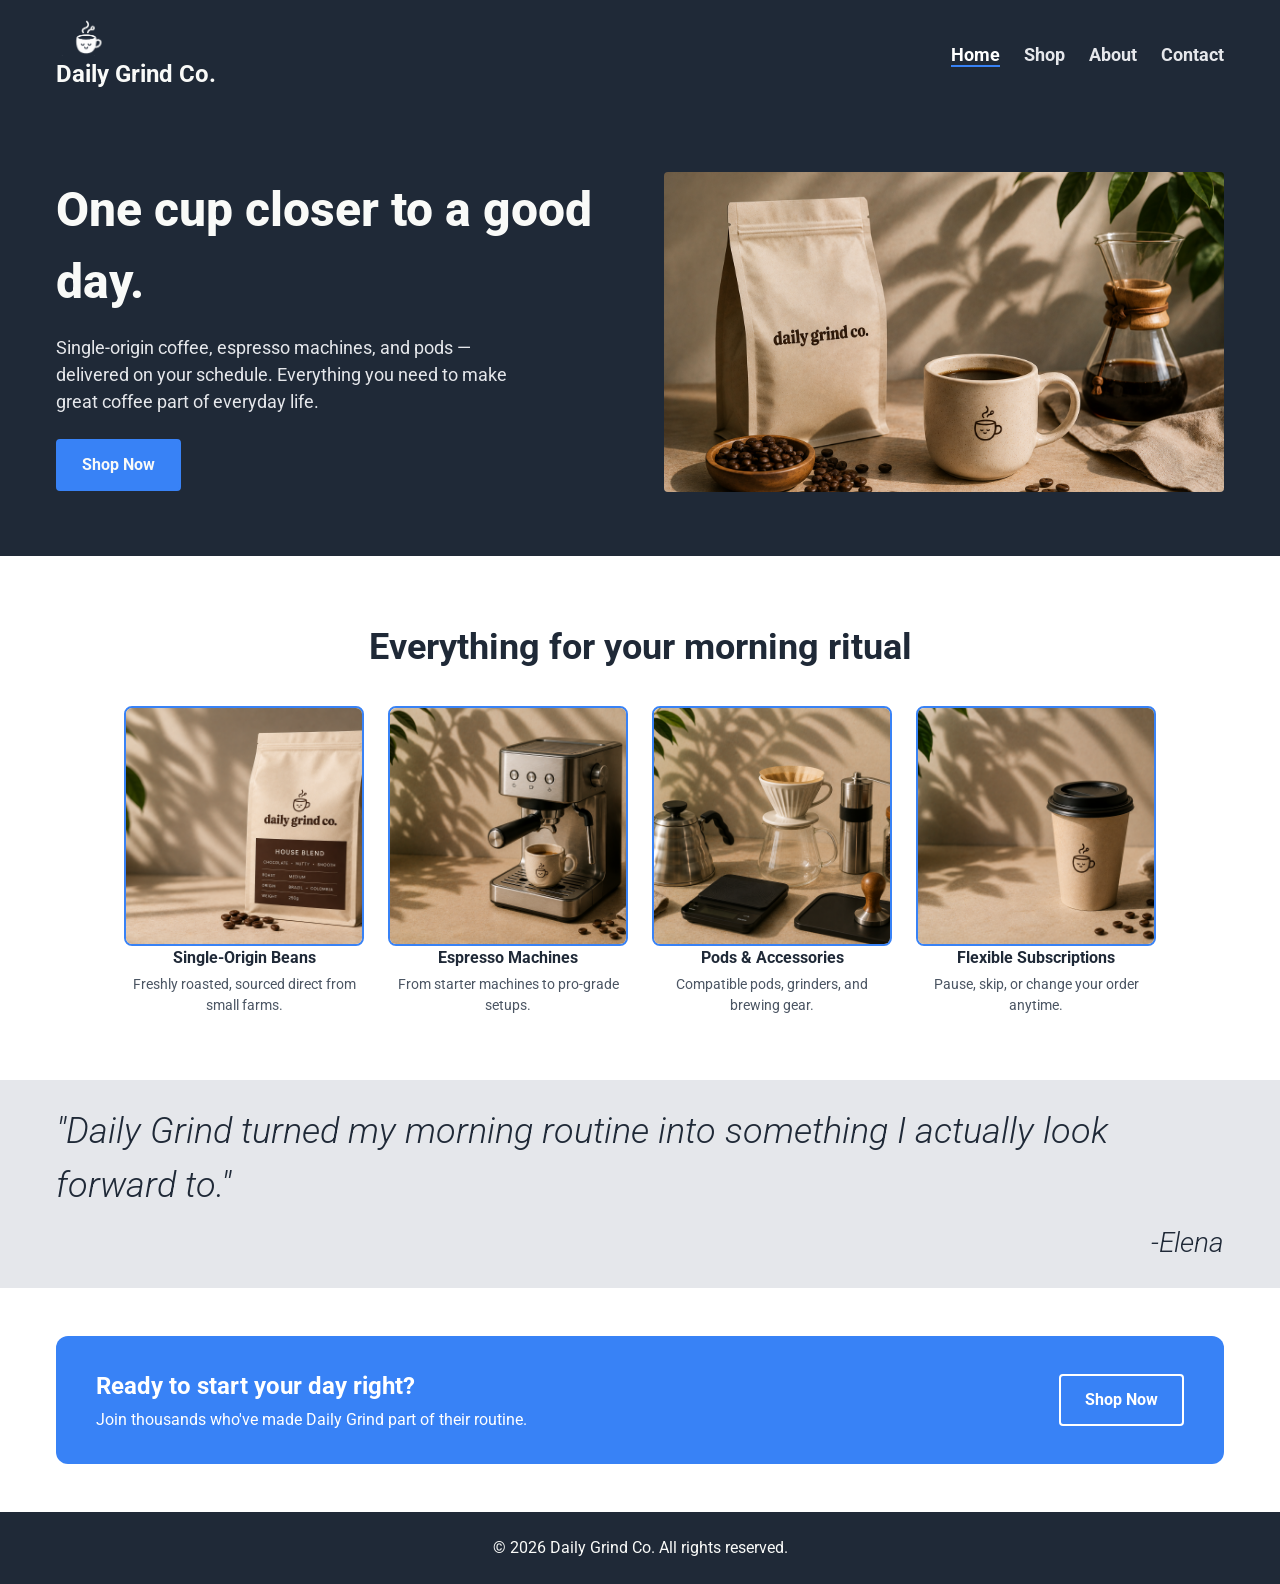
<file: index.html>
<!doctype html>
<html lang="en">
  <head>
    <meta charset="UTF-8" />
    <meta name="viewport" content="width=device-width, initial-scale=1.0" />
    <title>Daily Grind Co.</title>
    <link rel="stylesheet" href="css/style.css" />
  </head>

  <body>
    <!-- Header -->
    <header class="site-header">
      <div class="container">
        <a href="index.html">
          <picture>
            <source media="(max-width: 768px)" srcset="images/coffee-bag-logo.png"/>
            <source media="(min-width: 769px)" srcset="images/logo.png" />
            <img src="images/logo.png" alt="Daily Grind Co." class="logo-img" />
          </picture>
          <span class="logo-text">Daily Grind Co.</span>
        </a>

        <!-- Pure HTML/CSS Burger Toggle -->
        <input
          type="checkbox"
          id="nav-toggle"
          class="nav-toggle"
          aria-label="Toggle navigation menu"
        />
        <label for="nav-toggle" class="nav-toggle-label">
          <span></span>
        </label>

        <nav class="site-nav">
          <ul>
            <li><a href="index.html" class="active" aria-current="page">Home</a></li>
            <li><a href="shop.html">Shop</a></li>
            <li><a href="about.html">About</a></li>
            <li><a href="contact.html">Contact</a></li>
          </ul>
        </nav>
      </div>
    </header>

    <!-- Main Content -->
    <main class="site-main">
      <section class="hero">
        <div class="container hero-inner">
          <div class="hero-content">
            <h1>One cup closer to a good day.</h1>
            <p>
              Single-origin coffee, espresso machines, and pods — delivered on
              your schedule. Everything you need to make great coffee part of
              everyday life.
            </p>
            <a href="shop.html" class="btn">Shop Now</a>
          </div>
          <img
            src="images/banner.png"
            alt="A bag of Daily Grind Co. coffee beans beside a filled cup"
            class="hero-image"
          />
        </div>
      </section>

      <!-- Info / features -->
      <section class="info">
        <div class="container">
          <h2>Everything for your morning ritual</h2>
          <div class="info-cards">
            <article class="info-card">
              <img
                src="images/coffee-bag.png"
                alt="A bag of Daily Grind Co. single-origin coffee beans"
                class="info-card-box"
              />
              <h3>Single-Origin Beans</h3>
              <p>Freshly roasted, sourced direct from small farms.</p>
            </article>

            <article class="info-card">
              <img
                src="images/espresso-machine.png"
                alt="An espresso machine"
                class="info-card-box"
              />
              <h3>Espresso Machines</h3>
              <p>From starter machines to pro-grade setups.</p>
            </article>

            <article class="info-card">
              <img
                src="images/accessories.png"
                alt="Coffee accessories"
                class="info-card-box"
              />
              <h3>Pods &amp; Accessories</h3>
              <p>Compatible pods, grinders, and brewing gear.</p>
            </article>

            <article class="info-card">
              <img
                src="images/togocup.png"
                alt="Flexible subscription options"
                class="info-card-box"
              />
              <h3>Flexible Subscriptions</h3>
              <p>Pause, skip, or change your order anytime.</p>
            </article>
          </div>
        </div>
      </section>

      <!-- Quote / testimonial -->
      <section class="quote">
        <div class="container">
          <blockquote>
            "Daily Grind turned my morning routine into something I actually
            look forward to."
            <footer>-Elena</footer>
          </blockquote>
        </div>
      </section>

      <!-- Call to action banner -->
      <section class="cta">
        <div class="container">
          <div class="cta-box">
            <div class="cta-text">
              <h2>Ready to start your day right?</h2>
              <p>
                Join thousands who've made Daily Grind part of their routine.
              </p>
            </div>
            <a href="shop.html" class="btn">Shop Now</a>
          </div>
        </div>
      </section>
    </main>

    <!-- Footer -->
    <footer class="site-footer">
      <div class="container">
        <p>&copy; 2026 Daily Grind Co. All rights reserved.</p>
      </div>
    </footer>
  </body>
</html>
</file>
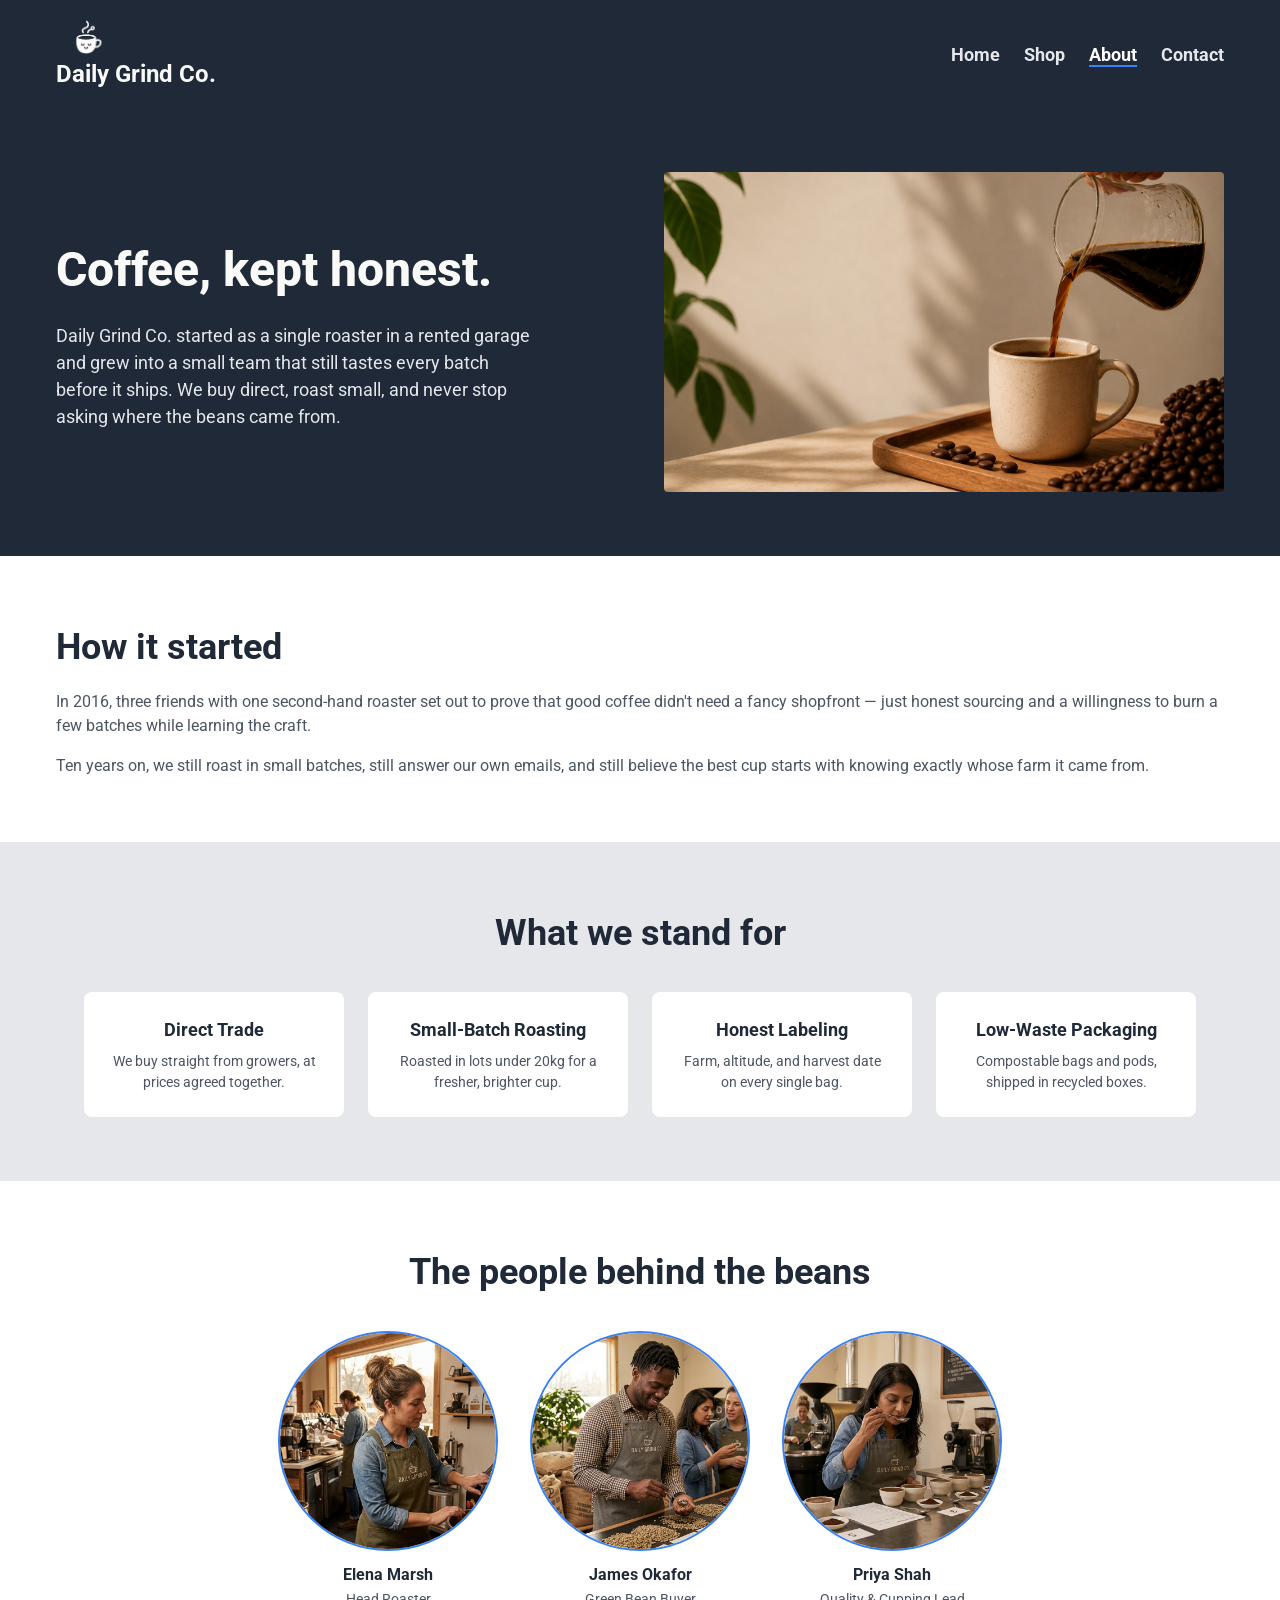
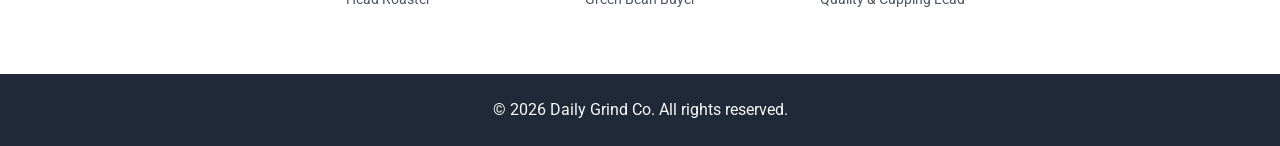
<file: about.html>
<!doctype html>
<html lang="en">

<head>
  <meta charset="UTF-8" />
  <meta name="viewport" content="width=device-width, initial-scale=1.0" />
  <title>Daily Grind Co.</title>
  <link rel="stylesheet" href="css/style.css" />
</head>

<body>
  <!-- Header -->
  <header class="site-header">
    <div class="container">
      <a href="index.html">
        <picture>
          <source media="(max-width: 768px)" srcset="images/coffee-bag-logo.png">
          <source media="(min-width: 769px)" srcset="images/logo.png">
          <img src="images/logo.png" alt="Daily Grind Co." class="logo-img" />
        </picture>
        <span class="logo-text">Daily Grind Co.</span>
      </a>

      <!-- Pure HTML/CSS Burger Toggle -->
      <input type="checkbox" id="nav-toggle" class="nav-toggle" aria-label="Toggle navigation menu">
      <label for="nav-toggle" class="nav-toggle-label">
        <span></span>
      </label>

      <nav class="site-nav">
        <ul>
          <li><a href="index.html">Home</a></li>
          <li><a href="shop.html">Shop</a></li>
          <li><a href="about.html" class="active" aria-current="page">About</a></li>
          <li><a href="contact.html">Contact</a></li>
        </ul>
      </nav>
    </div>
  </header>

  <!-- Main Content TBD -->

  <main class="site-main">
    <!-- About hero -->
    <section class="about-hero">
      <div class="container about-hero-inner">
        <div class="about-hero-content">
          <h1>Coffee, kept honest.</h1>
          <p>
            Daily Grind Co. started as a single roaster in a rented garage
            and grew into a small team that still tastes every batch before
            it ships. We buy direct, roast small, and never stop asking
            where the beans came from.
          </p>
        </div>
        <img src="images\coffee-pour.png" alt="A Daily Grind Co. roaster pouring fresh beans into a cooling tray"
          class="about-hero-image" />
      </div>
    </section>

    <!-- Story -->
    <section class="story">
      <div class="container story-inner">

        <div class="story-content">
          <h2>How it started</h2>
          <p>
            In 2016, three friends with one second-hand roaster set out to
            prove that good coffee didn't need a fancy shopfront — just
            honest sourcing and a willingness to burn a few batches while
            learning the craft.
          </p>
          <p>
            Ten years on, we still roast in small batches, still answer our
            own emails, and still believe the best cup starts with knowing
            exactly whose farm it came from.
          </p>
        </div>
      </div>
    </section>

    <!-- Values -->
    <section class="values">
      <div class="container">
        <h2>What we stand for</h2>
        <div class="values-cards">
          <div class="values-card">
            <h3>Direct Trade</h3>
            <p>We buy straight from growers, at prices agreed together.</p>
          </div>

          <div class="values-card">
            <h3>Small-Batch Roasting</h3>
            <p>Roasted in lots under 20kg for a fresher, brighter cup.</p>
          </div>

          <div class="values-card">
            <h3>Honest Labeling</h3>
            <p>Farm, altitude, and harvest date on every single bag.</p>
          </div>

          <div class="values-card">
            <h3>Low-Waste Packaging</h3>
            <p>Compostable bags and pods, shipped in recycled boxes.</p>
          </div>
        </div>
      </div>
    </section>

    <!-- Team -->
    <section class="team">
      <div class="container">
        <h2>The people behind the beans</h2>
        <div class="team-members">
          <div class="team-member">
            <img src="images/team-elena.jpg" alt="Elena, Head Roaster" class="team-photo" />

            <h3>Elena Marsh</h3>
            <p>Head Roaster</p>
          </div>

          <div class="team-member">
            <img src="images/team-james.jpg" alt="James, Green Bean Buyer" class="team-photo" />

            <h3>James Okafor</h3>
            <p>Green Bean Buyer</p>
          </div>

          <div class="team-member">
            <img src="images/team-priya.jpg" alt="Priya, Quality &amp; Cupping Lead" class="team-photo" />

            <h3>Priya Shah</h3>
            <p>Quality &amp; Cupping Lead</p>
          </div>
        </div>
      </div>
    </section>
  </main>

  <!-- Footer -->
  <footer class="site-footer">
    <div class="container">
      <p>&copy; 2026 Daily Grind Co. All rights reserved.</p>
    </div>
  </footer>
</body>

</html>
</file>
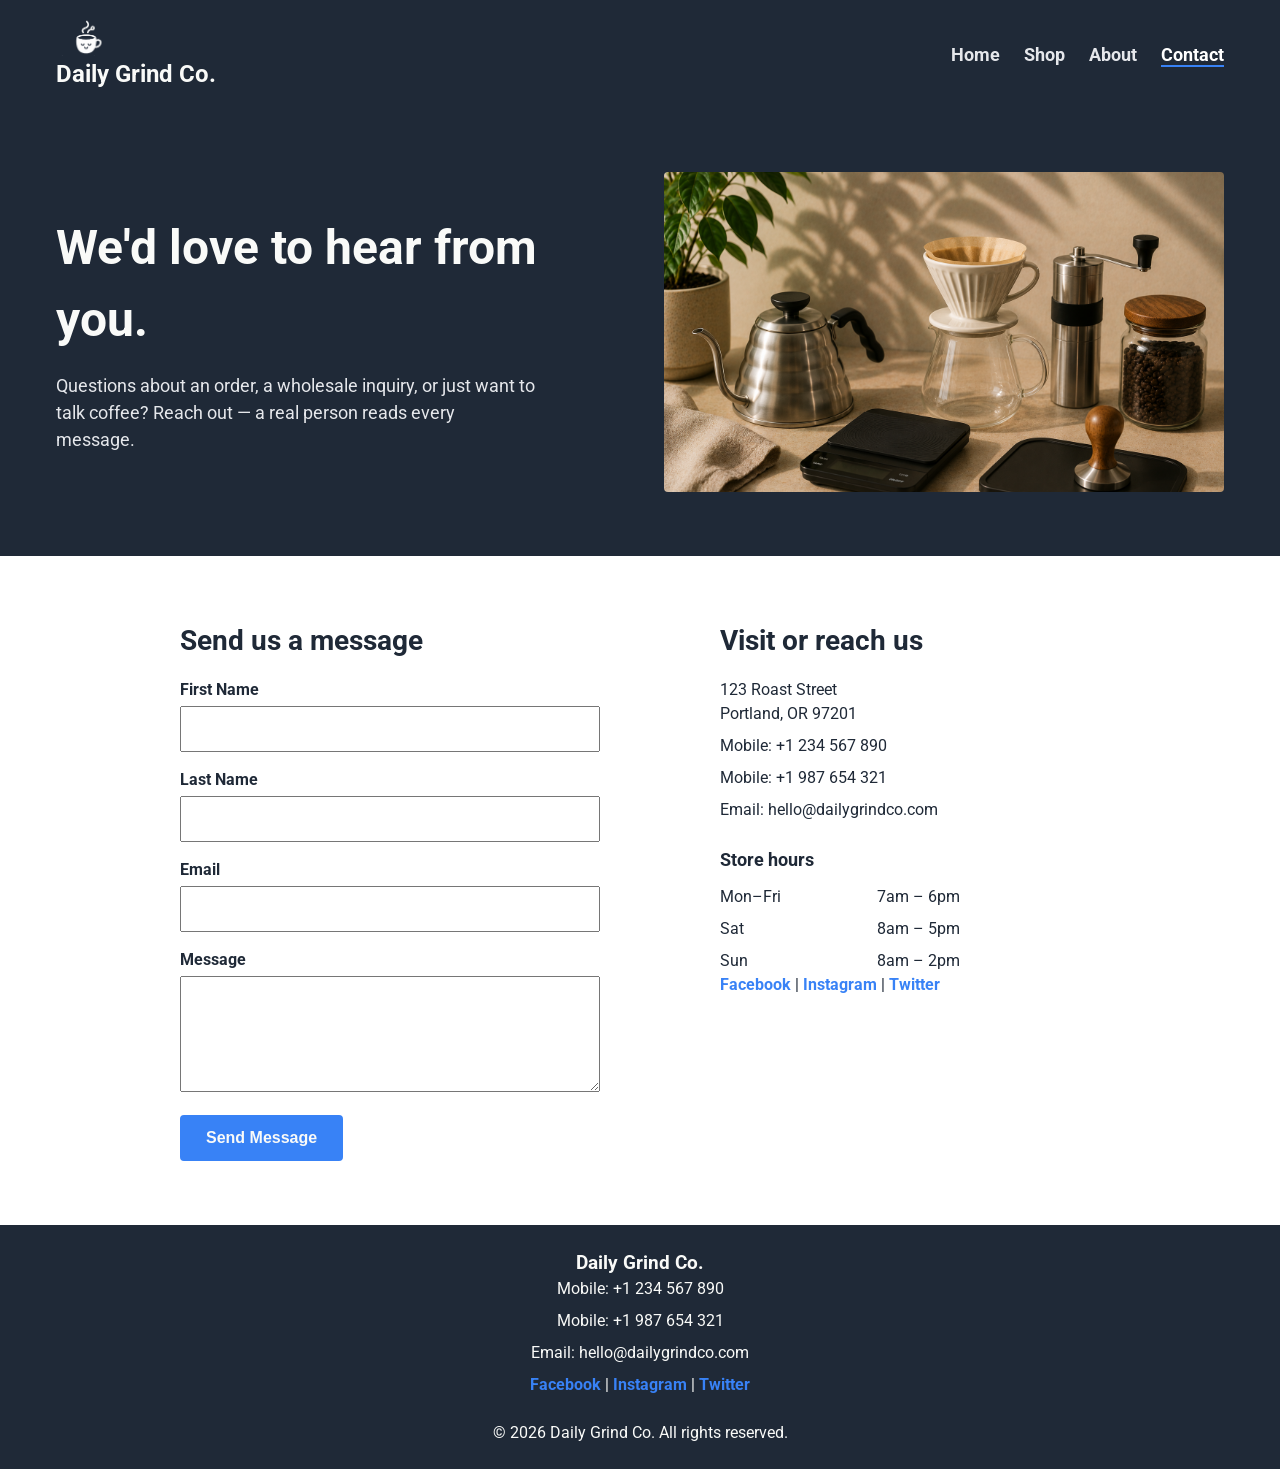
<file: contact.html>
<!doctype html>
<html lang="en">

<head>
  <meta charset="UTF-8" />
  <meta name="viewport" content="width=device-width, initial-scale=1.0" />
  <title>Daily Grind Co.</title>
  <link rel="stylesheet" href="css/style.css" />
</head>

<body>
  <!-- Header -->
  <header class="site-header">
    <div class="container">
      <a href="index.html">
        <picture>
          <source media="(max-width: 768px)" srcset="images/coffee-bag-logo.png">
          <source media="(min-width: 769px)" srcset="images/logo.png">
          <img src="images/logo.png" alt="Daily Grind Co." class="logo-img" />
        </picture>
        <span class="logo-text">Daily Grind Co.</span>
      </a>

      <!-- Pure HTML/CSS Burger Toggle -->
      <input type="checkbox" id="nav-toggle" class="nav-toggle" aria-label="Toggle navigation menu">
      <label for="nav-toggle" class="nav-toggle-label">
        <span></span>
      </label>

      <nav class="site-nav">
        <ul>
          <li><a href="index.html">Home</a></li>
          <li><a href="shop.html">Shop</a></li>
          <li><a href="about.html">About</a></li>
          <li><a href="contact.html" class="active" aria-current="page">Contact</a></li>
        </ul>
      </nav>
    </div>
  </header>

  <!-- Main Content TBD -->
  <main class="site-main">
    <section class="contact-hero">
      <div class="container contact-hero-inner">
        <div class="contact-hero-content">
          <h1>We'd love to hear from you.</h1>
          <p>Questions about an order, a wholesale inquiry, or just want to talk coffee? Reach out — a real person reads
            every message.</p>
        </div>
        <img src="images\accessories.png" alt="Daily Grind Co. different accessories and coffee products on a table"
          class="contact-hero-image" />
      </div>
    </section>
    <section class="contact">
      <div class="container contact-inner">
        <form action="#" method="post" class="contact-form">
          <h2>Send us a message</h2>

          <div class="form-field">
            <label for="first-name">First Name</label>
            <input type="text" id="first-name" name="first-name" required />
          </div>

          <div class="form-field">
            <label for="last-name">Last Name</label>
            <input type="text" id="last-name" name="last-name" required />
          </div>

          <div class="form-field">
            <label for="email">Email</label>
            <input type="email" id="email" name="email" required />
          </div>

          <div class="form-field">
            <label for="message">Message</label>
            <textarea id="message" name="message" rows="5" required></textarea>
          </div>

          <button type="submit" class="btn">Send Message</button>
        </form>

        <div class="contact-info">
          <h2>Visit or reach us</h2>
          <address class="contact-details">
            <p>123 Roast Street<br />Portland, OR 97201</p>
            <p>Mobile: <a href="tel:+1234567890">+1 234 567 890</a></p>
            <p>Mobile: <a href="tel:+1987654321">+1 987 654 321</a></p>
            <p>Email: <a href="mailto:hello@dailygrindco.com">hello@dailygrindco.com</a></p>
          </address>

          <h3>Store hours</h3>
          <ul class="hours-list">
            <li><span>Mon–Fri</span><span>7am – 6pm</span></li>
            <li><span>Sat</span><span>8am – 5pm</span></li>
            <li><span>Sun</span><span>8am – 2pm</span></li>
          </ul>

          <div class="social-links">
            <a href="https://www.facebook.com/dailygrindco" target="_blank" rel="noopener">Facebook</a> |
            <a href="https://www.instagram.com/dailygrindco" target="_blank" rel="noopener">Instagram</a> |
            <a href="https://www.twitter.com/dailygrindco" target="_blank" rel="noopener">Twitter</a>
          </div>
        </div>
      </div>
    </section>
  </main>
  <!-- Footer -->
  <footer class="site-footer">
    <div class="container">
      <address class="contact-details">
        <h3>Daily Grind Co.</h3>
        <p>Mobile: <a href="tel:+1234567890">+1 234 567 890</a></p>
        <p>Mobile: <a href="tel:+1987654321">+1 987 654 321</a></p>
        <p>
          Email:
          <a href="mailto:hello@dailygrindco.com">
            hello@dailygrindco.com
          </a>
        </p>
      </address>
      <div class="social-links">
        <a href="https://www.facebook.com/dailygrindco" target="_blank">Facebook</a> |
        <a href="https://www.instagram.com/dailygrindco" target="_blank">Instagram</a> |
        <a href="https://www.twitter.com/dailygrindco" target="_blank">Twitter</a>
      </div><br>
      <p>&copy; 2026 Daily Grind Co. All rights reserved.</p>
    </div>
  </footer>
</body>

</html>
</file>
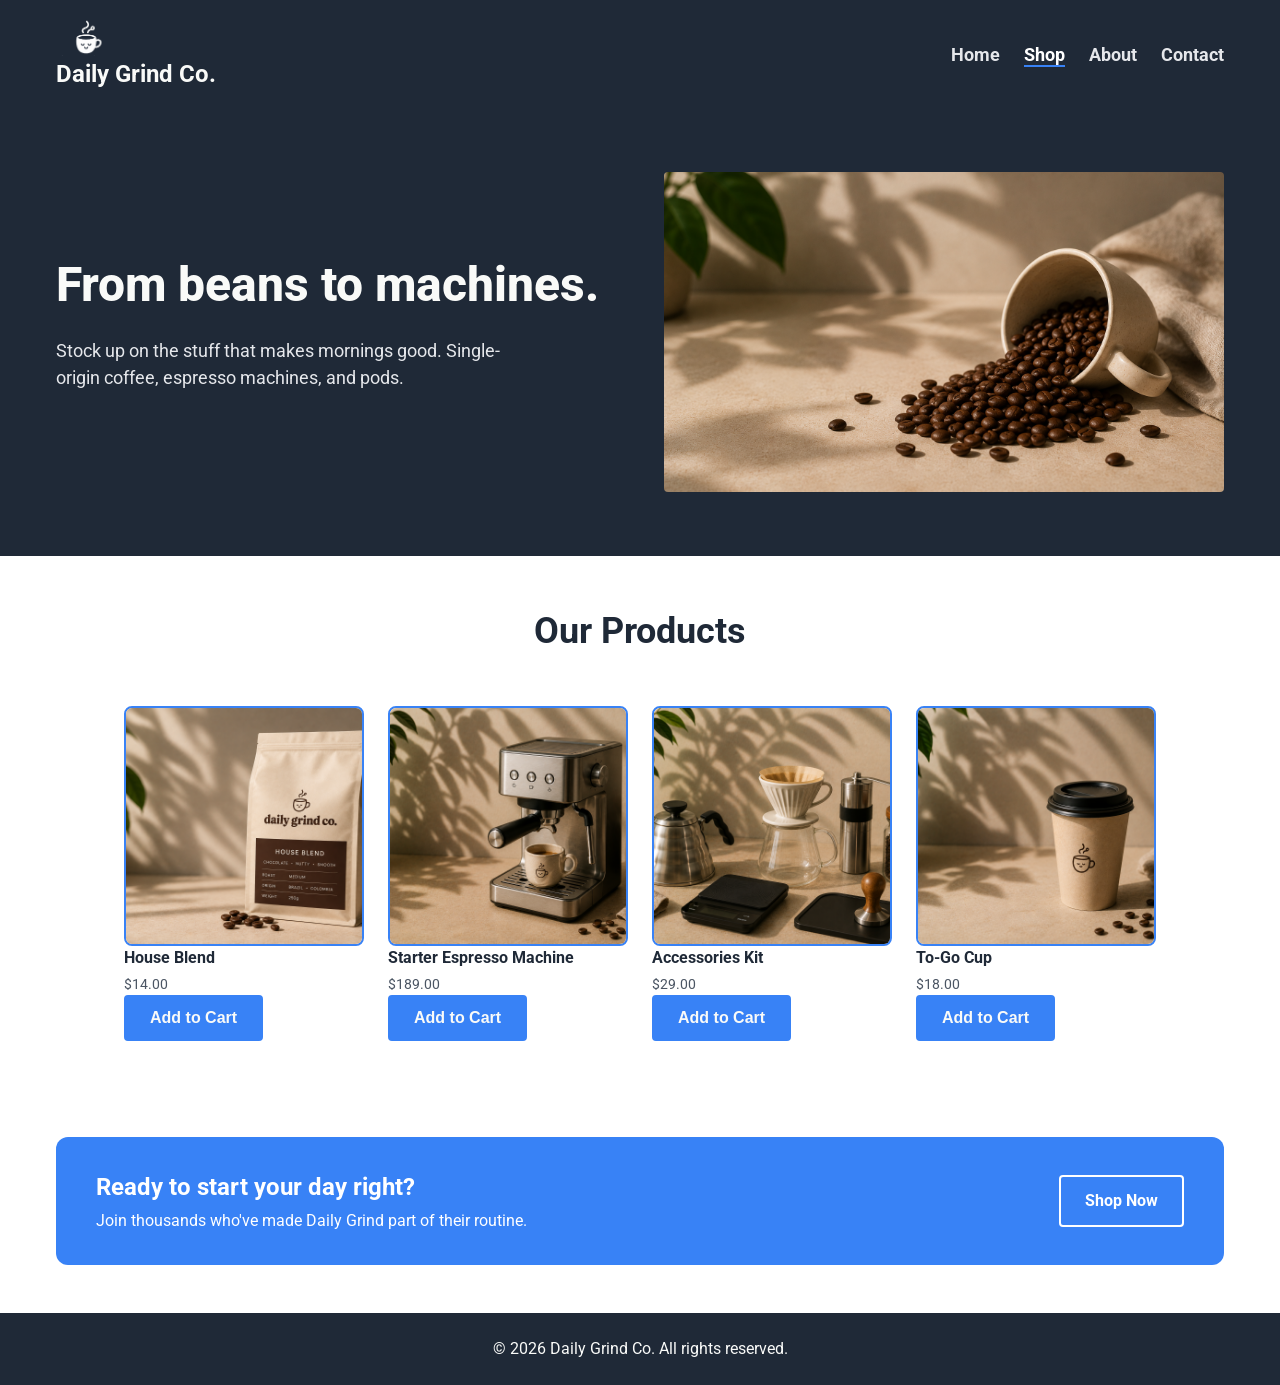
<file: shop.html>
<!doctype html>
<html lang="en">
  <head>
    <meta charset="UTF-8" />
    <meta name="viewport" content="width=device-width, initial-scale=1.0" />
    <title>Daily Grind Co.</title>
    <link rel="stylesheet" href="css/style.css" />
  </head>

  <body>
    <!-- Header -->
    <header class="site-header">
      <div class="container">
        <a href="index.html">
          <picture>
            <source media="(max-width: 768px)" srcset="images/coffee-bag-logo.png"/>
            <source media="(min-width: 769px)" srcset="images/logo.png" />
            <img src="images/logo.png" alt="Daily Grind Co." class="logo-img" />
          </picture>
          <span class="logo-text">Daily Grind Co.</span>
        </a>

        <!-- Pure HTML/CSS Burger Toggle -->
        <input type="checkbox" id="nav-toggle" class="nav-toggle" />
        <label for="nav-toggle" class="nav-toggle-label" aria-label="Toggle navigation menu">
          <span></span>
        </label>
        <nav class="site-nav">
          <ul>
            <li><a href="index.html">Home</a></li>
            <li><a href="shop.html" class="active" aria-current="page">Shop</a></li>
            <li><a href="about.html">About</a></li>
            <li><a href="contact.html">Contact</a></li>
          </ul>
        </nav>
      </div>
    </header>

    <!-- Main Content -->
    <main class="site-main">
      <section class="hero">
        <div class="container hero-inner">
          <div class="hero-content">
            <h1>From beans to machines.</h1>
            <p>
              Stock up on the stuff that makes mornings good. Single-origin
              coffee, espresso machines, and pods.
            </p>
          </div>
          <img
            src="images/coffee-beans.png"
            alt="A bag of Daily Grind Co. coffee beans beside a filled cup"
            class="hero-image"
          />
        </div>
      </section>
      <!-- Products banner -->
      <section class="products-banner">
        <div class="container">
          <h2>Our Products</h2>
        </div>
      </section>

      <!-- Product grid, reuses the homepage's info-card component -->
      <section class="products">
        <div class="container">
          <div class="info-cards">
            <article class="info-card">
              <img
                src="images/coffee-bag.png"
                alt="Daily Grind Co. House Blend coffee bag"
                class="info-card-box"
              />
              <h3>House Blend</h3>
              <p>$14.00</p>
              <button type="button" class="btn">Add to Cart</button>
            </article>

            <article class="info-card">
              <img
                src="images/espresso-machine.png"
                alt="Daily Grind Co. espresso machine"
                class="info-card-box"
              />
              <h3>Starter Espresso Machine</h3>
              <p>$189.00</p>
              <button type="button" class="btn">Add to Cart</button>
            </article>

            <article class="info-card">
              <img
                src="images/accessories.png"
                alt="Coffee accessories set"
                class="info-card-box"
              />
              <h3>Accessories Kit</h3>
              <p>$29.00</p>
              <button type="button" class="btn">Add to Cart</button>
            </article>

            <article class="info-card">
              <img
                src="images/togocup.png"
                alt="Reusable to-go cup"
                class="info-card-box"
              />
              <h3>To-Go Cup</h3>
              <p>$18.00</p>
              <button type="button" class="btn">Add to Cart</button>
            </article>
          </div>
        </div>
      </section>

      <!-- Call to action banner -->
      <section class="cta">
        <div class="container">
          <div class="cta-box">
            <div class="cta-text">
              <h2>Ready to start your day right?</h2>
              <p>
                Join thousands who've made Daily Grind part of their routine.
              </p>
            </div>
            <a href="shop.html" class="btn">Shop Now</a>
          </div>
        </div>
      </section>
    </main>

    <!-- Footer -->
    <footer class="site-footer">
      <div class="container">
        <p>&copy; 2026 Daily Grind Co. All rights reserved.</p>
      </div>
    </footer>
  </body>
</html>
</file>
<file: css/style.css>
@import url('fonts.css');

* {
  box-sizing: border-box;
  margin: 0;
  padding: 0;
}

body {
  font-family: 'Roboto', sans-serif;
  line-height: 1.5;
  color: #1f2937;
}

img {
  max-width: 100%;
  display: block;
}

a {
  color: inherit;
  text-decoration: none;
}

ul {
  list-style: none;
}

.container {
  max-width: 1200px;
  margin: 0 auto;
  padding: 0 16px;
}

.btn {
  display: inline-block;
  background-color: #3882f6;
  color: #f9faf8;
  font-weight: 700;
  font-size: 16px;
  padding: 12px 24px;
  border-radius: 4px;
  border: 2px solid #3882f6;
}

/* header */

.site-header {
  background-color: #1f2937;
  color: #f9faf8;
  padding: 16px 0;
}

.logo {
  display: flex;
  align-items: center;
  gap: 8px;
}

.logo-img {
  height: 40px;
  width: auto;
}

.logo-text {
  font-size: 24px;
  font-weight: 700;
  color: #f9faf8;
  font-family: 'Roboto', sans-serif;
}

/* Container layout setup */
.site-header .container {
  display: flex;
  align-items: center;
  justify-content: space-between;
  position: relative;
}

/* Burger Menu Dropdown / Overlay */
.site-nav {
  display: block;
}

.site-nav ul {
  display: flex;
  gap: 24px;
  list-style: none;
  margin: 0;
}

.site-nav a {
  text-decoration: none;
  font-weight: 600;
  font-size: 18px;
  color: #e5e7eb;
}

/* Open menu when checkbox is checked */
.nav-toggle:checked~.site-nav {
  max-height: 300px;
  /* Adjust according to contents */
}

/* .logo-img {
  height: 65px;
  width: auto;
} */

/* Hide the checkbox */
.nav-toggle {
  display: none;
}

/* Burger Icon Styling */
.nav-toggle-label {
  display: none;
  align-items: center;
  justify-content: center;
  width: 40px;
  height: 40px;
  cursor: pointer;
  z-index: 1000;
}

.nav-toggle-label span,
.nav-toggle-label span::before,
.nav-toggle-label span::after {
  display: block;
  background: #fcf9f9;
  /* Icon line color */
  height: 3px;
  width: 28px;
  border-radius: 2px;
  position: relative;
  transition: all 0.3s ease-in-out;
}

.nav-toggle-label span::before,
.nav-toggle-label span::after {
  content: '';
  position: absolute;
}

.nav-toggle-label span::before {
  bottom: 8px;
}

.nav-toggle-label span::after {
  top: 8px;
}

/* Transform icon to 'X' when checked */
.nav-toggle:checked~.nav-toggle-label span {
  background: transparent;
}

.nav-toggle:checked~.nav-toggle-label span::before {
  bottom: 0;
  transform: rotate(45deg);
}

.nav-toggle:checked~.nav-toggle-label span::after {
  top: 0;
  transform: rotate(-45deg);
}

/* Hero */

.hero {
  background-color: #1f2937;
  color: #f9faf8;
  padding: 64px 0;
}

.hero-inner {
  display: flex;
  align-items: center;
  gap: 48px;
}

.hero-content {
  flex: 1;
}

.hero-content h1 {
  font-size: 48px;
  font-weight: 800;
  color: #f9faf8;
  margin-bottom: 16px;
}

.hero-content p {
  font-size: 18px;
  color: #e5e7eb;
  max-width: 480px;
  margin-bottom: 24px;
}

.hero-image {
  flex: 1;
  width: 100%;
  height: 320px;
  object-fit: cover;
  border-radius: 4px;
}

/* Info / features */

.info {
  padding: 64px 0;
  text-align: center;
}

.info h2 {
  font-size: 36px;
  font-weight: 700;
  color: #1f2937;
  margin-bottom: 32px;
}

.info-cards {
  display: flex;
  justify-content: center;
  gap: 24px;
  flex-wrap: wrap;
}

.info-card {
  flex: 1 1 220px;
  max-width: 240px;
}

.info-card-box {
  width: 100%;
  aspect-ratio: 1;
  object-fit: cover;
  border: 2px solid #3882f6;
  border-radius: 8px;
}

.info-card h3 {
  font-size: 16px;
  font-weight: 700;
  margin-bottom: 4px;
}

.info-card p {
  font-size: 14px;
  color: #4b5563;
}

/* CTA banner */

.cta {
  padding: 48px 0;
}

.cta-box {
  background-color: #3882f6;
  color: #ffffff;
  border-radius: 12px;
  padding: 32px 40px;
  display: flex;
  align-items: center;
  justify-content: space-between;
  flex-wrap: wrap;
  gap: 24px;
}

.cta-text h2 {
  font-size: 24px;
  font-weight: 700;
  margin-bottom: 4px;
}

.cta-text p {
  font-size: 16px;
}

.cta .btn {
  background-color: transparent;
  border: 2px solid #ffffff;
  color: #ffffff;
}

/* quote */
.quote {
  background-color: #e5e7eb;
}

blockquote {
  font-size: 36px;
  font-style: italic;
  font-weight: 300;
  color: #1f2937;
  padding: 24px 0;
  margin: 0;
}

.quote .container {
  display: flex;
  flex-direction: column;
}

blockquote footer {
  font-size: 28px;
  text-align: right;
  margin-top: 10px;
}

/* shop page css */

.products-banner {
  padding: 48px 0;
  text-align: center;
}

.products-banner h2 {
  font-size: 36px;
  font-weight: 700;
}

.products .info-cards {
  padding-bottom: 48px;
}

/* footer */

.site-footer {
  background-color: #1f2937;
  color: #f9faf8;
  padding: 24px 0;
  text-align: center;
}

/* css for about page */

/* Active nav link */
.site-nav a.active {
  color: #ffffff;
  border-bottom: 2px solid #3882f6;
}

/* About hero */

.about-hero {
  background-color: #1f2937;
  color: #f9faf8;
  padding: 64px 0;
}

.about-hero-inner {
  display: flex;
  align-items: center;
  gap: 48px;
}

.about-hero-content {
  flex: 1;
}

.about-hero-content h1 {
  font-size: 48px;
  font-weight: 800;
  color: #f9faf8;
  margin-bottom: 16px;
}

.about-hero-content p {
  font-size: 18px;
  color: #e5e7eb;
  max-width: 480px;
}

.about-hero-image {
  flex: 1;
  width: 100%;
  height: 320px;
  object-fit: cover;
  border-radius: 4px;
}

/* Story */

.story {
  padding: 64px 0;
}

.story-inner {
  display: flex;
  align-items: center;
  gap: 48px;
}

.story-content {
  flex: 1;
}

.story-content h2 {
  font-size: 36px;
  font-weight: 700;
  color: #1f2937;
  margin-bottom: 16px;
}

.story-content p {
  font-size: 16px;
  color: #4b5563;
  margin-bottom: 16px;
}

.story-content p:last-child {
  margin-bottom: 0;
}

/* Values */

.values {
  background-color: #e5e7eb;
  padding: 64px 0;
  text-align: center;
}

.values h2 {
  font-size: 36px;
  font-weight: 700;
  color: #1f2937;
  margin-bottom: 32px;
}

.values-cards {
  display: flex;
  justify-content: center;
  gap: 24px;
  flex-wrap: wrap;
}

.values-card {
  flex: 1 1 220px;
  max-width: 260px;
  background-color: #ffffff;
  border-radius: 8px;
  padding: 24px;
}

.values-card h3 {
  font-size: 18px;
  font-weight: 700;
  color: #1f2937;
  margin-bottom: 8px;
}

.values-card p {
  font-size: 14px;
  color: #4b5563;
}

/* Team */

.team {
  padding: 64px 0;
  text-align: center;
}

.team h2 {
  font-size: 36px;
  font-weight: 700;
  color: #1f2937;
  margin-bottom: 32px;
}

.team-members {
  display: flex;
  justify-content: center;
  gap: 32px;
  flex-wrap: wrap;
}

.team-member {
  flex: 1 1 200px;
  max-width: 220px;
}

.team-photo {
  width: 100%;
  aspect-ratio: 1;
  object-fit: cover;
  border-radius: 50%;
  border: 2px solid #3882f6;
  margin-bottom: 12px;
}

.team-member h3 {
  font-size: 16px;
  font-weight: 700;
  color: #1f2937;
  margin-bottom: 2px;
}

.team-member p {
  font-size: 14px;
  color: #4b5563;
}

/* contact page */

/* Contact hero */
.contact-hero {
  background-color: #1f2937;
  color: #f9faf8;
  padding: 64px 0;
}

.contact-hero-inner {
  display: flex;
  align-items: center;
  gap: 48px;
}

.contact-hero-content {
  flex: 1;
}

.contact-hero-content h1 {
  font-size: 48px;
  font-weight: 700;
  color: #f9faf8;
  margin-bottom: 16px;
}

.contact-hero-content p {
  font-size: 18px;
  color: #e5e7eb;
  max-width: 480px;
}

.contact-hero-image {
  flex: 1;
  width: 100%;
  height: 320px;
  object-fit: cover;
  border-radius: 4px;
}

/* Contact section, two columns */
.contact {
  padding: 64px 0;
}

.contact-inner {
  display: flex;
  gap: 120px;
  justify-content: center;
  flex-wrap: wrap;
  max-width: 1000px;
  margin: 0 auto;
}

.contact-form {
  flex: 0 1 420px;
}

.contact-info {
  flex: 0 1 380px;
}

.contact-form h2,
.contact-info h2 {
  font-size: 28px;
  font-weight: 700;
  margin-bottom: 16px;
}

.form-field {
  margin-bottom: 16px;
}

.form-field label {
  display: block;
  margin-bottom: 4px;
  font-weight: 600;
}

.contact-info h3 {
  font-size: 18px;
  font-weight: 700;
  margin: 24px 0 12px;
}

.contact-details {
  font-style: normal;
}

.contact-details p {
  margin-bottom: 8px;
}

.hours-list {
  display: flex;
  flex-direction: column;
  gap: 8px;
}

.hours-list li {
  display: flex;
  justify-content: space-between;
  max-width: 240px;
}

.contact-form input,
.contact-form textarea {
  width: 100%;
  padding: 12px;
  font-size: 16px;
}

.social-links a {
  color: #3882f6;
  font-weight: 600;
}

.social-links a:hover {
  text-decoration: underline;
}

/* Desktop version */
@media screen and (min-width: 1024px) {
  .site-nav {
    position: static;
    max-height: none;
    overflow: visible;
    background-color: transparent;
    box-shadow: none;
  }

  .site-nav ul {
    flex-direction: row;
    align-items: center;
    padding: 0;
  }

  .nav-toggle-label {
    display: none;
  }
}

/* Mobile and tablet screens below 1024px */
@media (max-width: 1023px) {
  .site-nav {
    position: absolute;
    top: 100%;
    right: 0;
    width: 220px;
    background-color: #ffffff;
    max-height: 0;
    overflow: hidden;
    transition: max-height 0.35s ease-out;
    box-shadow: 0 4px 6px rgba(0, 0, 0, 0.1);
  }

  .site-nav ul {
    flex-direction: column;
    align-items: center;
    gap: 1rem;
    padding: 0.75rem 0;
  }

  .site-nav a {
    font-size: 1.25rem;
    color: #1f2937;
  }

  .nav-toggle-label {
    display: flex;
  }
}

/* Mobile screens below 768px */
@media (max-width: 767px) {
  .hero-inner {
    flex-direction: column;
    align-items: stretch;
  }

  .hero-content h1 {
    font-size: 32px;
  }

  .hero-content p {
    max-width: 100%;
  }

  .hero-image {
    height: 220px;
  }

  .quote {
    margin: 0 16px;
  }

  blockquote {
    font-size: 24px;
  }

  blockquote footer {
    font-size: 18px;
  }

  .info-card {
    text-align: center;
  }

  .contact-hero-inner {
    flex-direction: column;
    align-items: stretch;
  }

  .contact-inner {
    flex-direction: column;
  }
}
</file>
